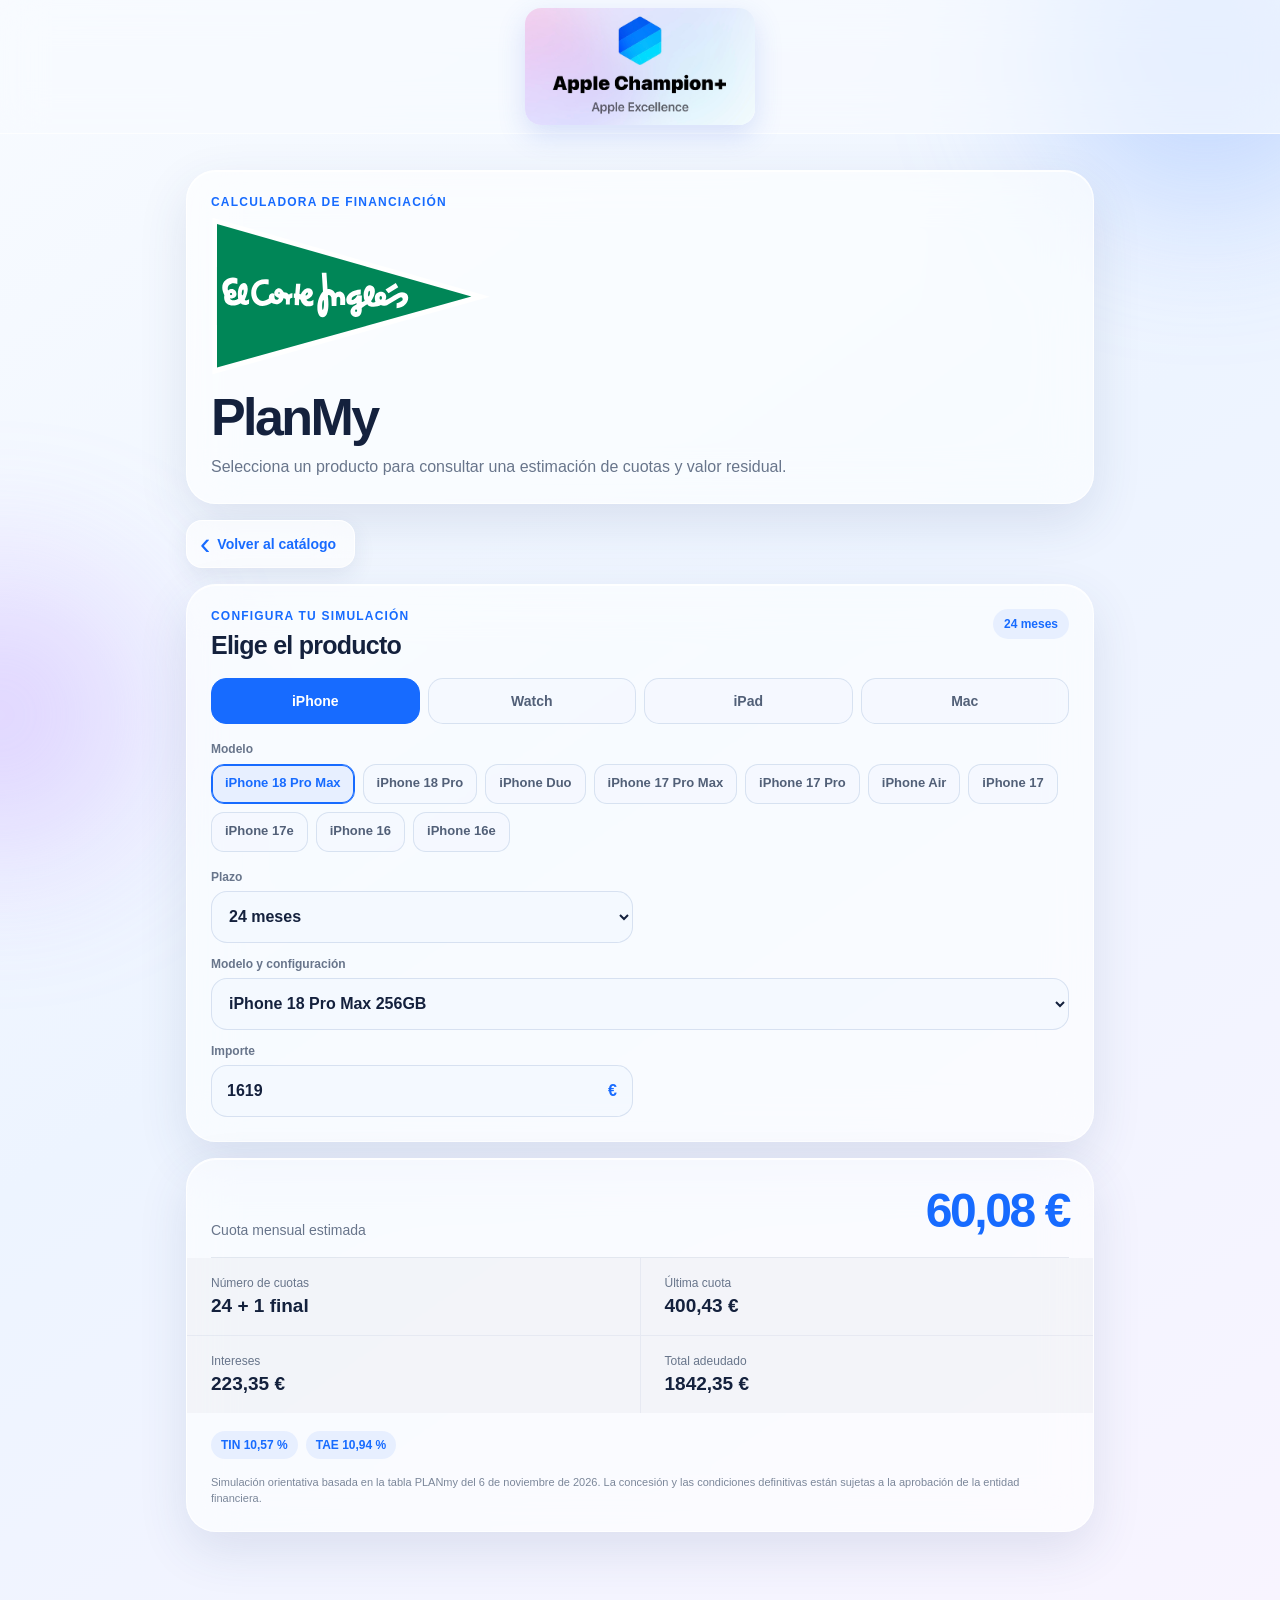
<file: planmy.html>
<!doctype html>
<html lang="es">
<head>
  <meta charset="utf-8">
  <meta name="viewport" content="width=device-width, initial-scale=1, viewport-fit=cover">
  <meta name="color-scheme" content="light dark">
  <meta name="theme-color" content="#eaf2ff" media="(prefers-color-scheme: light)">
  <meta name="theme-color" content="#0b1020" media="(prefers-color-scheme: dark)">
  <meta name="apple-mobile-web-app-capable" content="yes">
  <meta name="apple-mobile-web-app-status-bar-style" content="default">
  <link rel="stylesheet" href="styles.css?v=47">
  <link rel="stylesheet" href="planmy.css?v=47">
  <title>PlanMy · Champion+</title>
</head>
<body>
  <div class="ambient ambient-one"></div>
  <div class="ambient ambient-two"></div>
  <header class="topbar planmy-topbar">
    <div class="brand">
      <img class="brand-logo" src="images/apple-champion-plus.jpg" alt="Apple Champion+ · Apple Excellence">
      <div class="brand-copy"><strong>Apple Champion+</strong><span>PlanMy</span></div>
    </div>
  </header>
  <main class="planmy-main">
    <section class="planmy-intro glass">
      <p class="eyebrow">Calculadora de financiación</p>
      <img class="hero-eci-logo" src="images/el-corte-ingles-logo.svg" alt="El Corte Inglés">
      <h1>PlanMy</h1>
      <p>Selecciona un producto para consultar una estimación de cuotas y valor residual.</p>
    </section>
    <a class="back-button" href="index.html"><span aria-hidden="true">‹</span><strong>Volver al catálogo</strong></a>
    <section class="calculator glass" aria-labelledby="calculatorTitle">
      <div class="calculator-heading">
        <div><p class="eyebrow">Configura tu simulación</p><h2 id="calculatorTitle">Elige el producto</h2></div>
        <span id="planBadge" class="plan-badge">24 meses</span>
      </div>
      <div class="category-selector" id="categorySelector" aria-label="Familia de producto"></div>
      <div class="filter-stack" aria-label="Filtros de producto">
        <div class="filter-group" id="modelFilterGroup">
          <span class="filter-label">Modelo</span>
          <div class="filter-options" id="modelFilter"></div>
        </div>
        <div class="filter-group" id="connectivityFilterGroup" hidden>
          <span class="filter-label" id="connectivityLabel">Conectividad</span>
          <div class="filter-options" id="connectivityFilter"></div>
        </div>
      </div>
      <div class="calculator-fields">
        <label><span>Plazo</span><select id="termSelect"></select></label>
        <label class="product-field"><span>Modelo y configuración</span><select id="productSelect"></select></label>
        <label><span>Importe</span><span class="price-input"><input id="priceInput" type="number" min="1" step="1" inputmode="decimal"><b>€</b></span></label>
      </div>
    </section>
    <section id="results" class="results glass" aria-live="polite">
      <div class="result-hero"><span>Cuota mensual estimada</span><strong id="monthlyPayment">—</strong></div>
      <div class="result-grid">
        <div><span>Número de cuotas</span><strong id="paymentCount">—</strong></div>
        <div><span>Última cuota</span><strong id="residualPayment">—</strong></div>
        <div><span>Intereses</span><strong id="interestAmount">—</strong></div>
        <div><span>Total adeudado</span><strong id="totalAmount">—</strong></div>
      </div>
      <div class="rate-summary"><span id="tinValue">TIN —</span><span id="taeValue">TAE —</span></div>
      <p class="calculator-note">Simulación orientativa basada en la tabla PLANmy del 6 de noviembre de 2026. La concesión y las condiciones definitivas están sujetas a la aprobación de la entidad financiera.</p>
    </section>
  
  </main>
  <script src="planmy.js?v=47" defer></script>
</body>
</html>
</file>
<file: styles.css>
:root {
    font-family: -apple-system,BlinkMacSystemFont,"SF Pro Display","Segoe UI",sans-serif;
    color: #14213d;
    background: #f5f8ff;
    font-synthesis: none
}

* {
    box-sizing: border-box
}

body {
    margin: 0;
    min-height: 100vh;
    background: linear-gradient(145deg,#f8fbff 0%,#edf4ff 48%,#f8f4ff 100%);
    padding-bottom: calc(32px + env(safe-area-inset-bottom));
    overflow-x: hidden
}

.ambient {
    position: fixed;
    border-radius: 999px;
    filter: blur(80px);
    opacity: .38;
    pointer-events: none
}

.ambient-one {
    width: 330px;
    height: 330px;
    background: #78a7ff;
    top: -120px;
    right: -90px
}

.ambient-two {
    width: 280px;
    height: 280px;
    background: #c19aff;
    bottom: 5%;
    left: -140px
}

.glass {
    background: rgba(255,255,255,.62);
    border: 1px solid rgba(255,255,255,.82);
    box-shadow: 0 18px 50px rgba(53,78,125,.12),inset 0 1px 0 rgba(255,255,255,.86);
    backdrop-filter: blur(24px) saturate(145%);
    -webkit-backdrop-filter: blur(24px) saturate(145%)
}

.topbar {
    min-height: 132px;
    padding: calc(8px + env(safe-area-inset-top)) max(18px,env(safe-area-inset-left)) 8px;
    display: flex;
    align-items: center;
    justify-content: center;
    position: sticky;
    top: 0;
    z-index: 5;
    background: rgba(247,250,255,.66);
    backdrop-filter: blur(22px);
    -webkit-backdrop-filter: blur(22px);
    border-bottom: 1px solid rgba(255,255,255,.72)
}

.brand {
    display: flex;
    align-items: center;
    justify-content: center;
    min-width: 0
}

.brand-logo {
    display: block;
    width: 230px;
    height: auto;
    object-fit: contain;
    border-radius: 16px;
    box-shadow: 0 10px 28px rgba(61,100,220,.18)
}

.brand-copy {
    display: none
}

.install {
    position: absolute;
    right: max(18px,env(safe-area-inset-right));
    border: 0;
    border-radius: 99px;
    background: #176bff;
    color: white;
    padding: 9px 16px;
    font-weight: 700
}

main {
    width: min(940px,100%);
    margin: auto;
    padding: 20px 16px
}

.hero {
    border-radius: 32px;
    padding: 26px 22px 22px;
    overflow: hidden
}

.eyebrow {
    margin: 0 0 8px;
    color: #176bff;
    text-transform: uppercase;
    letter-spacing: .1em;
    font-size: 12px;
    font-weight: 800
}

.hero-eci-logo {
    display: block;
    width: clamp(190px,34vw,280px);
    height: auto;
    margin: 4px 0 12px
}

.hero>p:not(.eyebrow) {
    color: #58657d;
    line-height: 1.45;
    margin: 12px 0 20px
}

.search {
    min-height: 56px;
    display: flex;
    align-items: center;
    gap: 10px;
    border-radius: 19px;
    padding: 6px 8px 6px 15px;
    background: rgba(244,248,255,.9);
    border: 1px solid rgba(112,140,190,.22);
    box-shadow: inset 0 1px 2px rgba(35,60,100,.04)
}

.search>span {
    font-size: 28px;
    color: #65748c
}

.search input {
    min-width: 0;
    flex: 1;
    border: 0;
    outline: 0;
    background: transparent;
    font: inherit;
    font-size: 17px;
    color: #14213d
}

.clear {
    border: 0;
    background: #dbe4f3;
    color: #506079;
    width: 28px;
    height: 28px;
    border-radius: 50%;
    font-size: 20px
}

.scan-button {
    min-height: 42px;
    border: 0;
    border-radius: 14px;
    padding: 0 13px;
    background: #176bff;
    color: #fff;
    font: 750 14px/1 -apple-system,BlinkMacSystemFont,"SF Pro Display",sans-serif;
    display: flex;
    align-items: center;
    gap: 7px
}

.scan-button svg {
    width: 23px;
    height: 23px;
    fill: currentColor;
    flex: none
}

.scan-button>span {
    font-size: 13px
}

.summary {
    display: flex;
    align-items: baseline;
    gap: 7px;
    margin-top: 16px
}

.summary strong {
    font-size: 22px
}

.summary span {
    color: #68758b;
    font-size: 14px
}

.filters {
    display: flex;
    gap: 10px;
    overflow-x: auto;
    padding: 20px 2px 14px;
    scrollbar-width: none
}

.filters::-webkit-scrollbar {
    display: none
}

.filter {
    min-height: 48px;
    white-space: nowrap;
    border: 1px solid rgba(255,255,255,.9);
    background: rgba(255,255,255,.58);
    color: #526078;
    padding: 12px 19px;
    border-radius: 99px;
    font-size: 15.5px;
    font-weight: 700;
    box-shadow: 0 6px 18px rgba(41,72,125,.07);
    backdrop-filter: blur(16px)
}

.filter.active {
    background: #176bff;
    color: white;
    border-color: #176bff
}

.iphone-picker {
    border-radius: 28px;
    padding: 22px;
    margin-bottom: 14px
}

.picker-heading {
    display: flex;
    align-items: center;
    justify-content: space-between;
    gap: 16px;
    margin-bottom: 16px
}

.picker-heading h2 {
    margin: 0;
    font-size: 26px;
    letter-spacing: -.03em
}

.picker-heading .eyebrow {
    margin-bottom: 4px
}

.picker-back {
    border: 0;
    border-radius: 99px;
    padding: 9px 13px;
    background: #e4edfc;
    color: #176bff;
    font-weight: 750;
    white-space: nowrap
}

.model-grid {
    display: grid;
    grid-template-columns: repeat(auto-fit,minmax(135px,1fr));
    gap: 10px
}

.model-button {
    min-height: 116px;
    border: 1px solid rgba(255,255,255,.92);
    border-radius: 21px;
    padding: 15px;
    text-align: left;
    color: inherit;
    background: rgba(255,255,255,.68);
    box-shadow: 0 8px 22px rgba(45,70,115,.08)
}

.model-button span,.model-button strong,.model-button small {
    display: block
}

.model-button span {
    font-size: 12px;
    color: #78859a
}

.model-button strong {
    font-size: 18px;
    margin: 3px 0 14px
}

.model-button small {
    color: #176bff;
    font-weight: 750
}

.model-button.active {
    background: #176bff;
    color: #fff;
    border-color: #176bff
}

.model-button.active span,.model-button.active small {
    color: #fff
}

.catalog {
    display: grid;
    grid-template-columns: repeat(auto-fit,minmax(min(100%,280px),1fr));
    gap: 12px
}

.card {
    border: 1px solid rgba(255,255,255,.9);
    background: rgba(255,255,255,.65);
    border-radius: 24px;
    padding: 17px;
    display: grid;
    grid-template-columns: 72px minmax(0,1fr);
    gap: 10px 13px;
    align-items: center;
    box-shadow: 0 12px 30px rgba(45,70,115,.09);
    backdrop-filter: blur(20px);
    -webkit-backdrop-filter: blur(20px);
    text-align: left;
    color: inherit;
    overflow: hidden
}

.card>span:nth-child(2) {
    min-width: 0
}

.product-icon {
    width: 72px;
    height: 72px;
    border-radius: 17px;
    display: grid;
    place-items: center;
    background: #fff;
    overflow: hidden
}

.product-icon img {
    width: 100%;
    height: 100%;
    object-fit: contain;
    padding: 4px
}

.card h2 {
    font-size: 16px;
    margin: 0 0 4px;
    line-height: 1.2;
    overflow-wrap: anywhere
}

.family {
    font-size: 12px;
    color: #79849a
}

.reference {
    display: block;
    color: #176bff;
    font: 700 12px ui-monospace,SFMono-Regular,Menlo,monospace;
    margin-top: 6px
}

.card-price {
    grid-column: 2;
    min-width: 0;
    font-size: 15px;
    font-weight: 800;
    text-align: left;
    display: flex;
    align-items: baseline;
    justify-content: space-between;
    gap: 8px;
    white-space: nowrap
}

.status {
    font-size: 10px;
    color: #78859a;
    margin-top: 0;
    font-weight: 700
}

.empty {
    text-align: center;
    border-radius: 26px;
    padding: 42px 20px
}

.empty div {
    font-size: 44px;
    color: #6c7b95
}

.empty h2 {
    margin: 8px
}

.empty p {
    color: #6d7890
}

.hidden {
    display: none!important
}
.filters {
  display: flex;
  flex-wrap: wrap; 
  gap: 8px;        
  margin-bottom: 12px;
  padding: 4px 0;
}
dialog {
    border: 0;
    background: transparent;
    padding: 0;
    width: min(560px,calc(100% - 24px));
    max-height: calc(100% - 32px)
}

dialog::backdrop {
    background: rgba(20,28,45,.36);
    backdrop-filter: blur(8px)
}

.detail {
    position: relative;
    border-radius: 30px;
    padding: 28px 22px;
    max-height: calc(100vh - 32px);
    overflow: auto
}

.dialog-close {
    position: absolute;
    top: 16px;
    right: 16px;
    border: 0;
    width: 34px;
    height: 34px;
    border-radius: 50%;
    font-size: 22px;
    color: #536078;
    background: rgba(220,228,241,.8);
    z-index: 1
}

.detail-image-frame {
    width: 100%;
    aspect-ratio: 1200/630;
    border-radius: 24px;
    display: grid;
    place-items: center;
    background: #fff;
    margin-bottom: 20px;
    overflow: hidden
}

.detail-image {
    width: 100%;
    height: 100%;
    object-fit: contain
}

.detail h2 {
    font-size: 30px;
    line-height: 1.05;
    letter-spacing: -.03em;
    margin: 0 42px 22px 0
}

.reference-block,.price-block {
    display: flex;
    align-items: center;
    justify-content: space-between;
    padding: 15px 0;
    border-top: 1px solid rgba(88,110,145,.14)
}

.reference-block span,.price-block span,dt {
    color: #6c7890
}

.reference-block strong {
    font-family: ui-monospace,SFMono-Regular,Menlo,monospace;
    color: #176bff
}

.price-block strong {
    font-size: 23px
}

.barcode-block {
    margin: 14px 0 8px;
    padding: 14px 16px 12px;
    border-radius: 18px;
    background: #fff;
    color: #111;
    text-align: center;
    border: 1px solid #d9d9d9
}

.barcode-label {
    display: block;
    margin-bottom: 8px;
    color: #4f5663;
    font-size: 12px;
    font-weight: 750;
    text-transform: uppercase;
    letter-spacing: .08em
}

.barcode-graphic {
    width: 100%;
    max-width: 430px;
    margin: auto
}

.barcode-graphic svg {
    display: block;
    width: 100%;
    height: auto
}

.barcode-number {
    display: block;
    margin-top: 3px;
    font: 700 17px/1.2 ui-monospace,SFMono-Regular,Menlo,monospace;
    letter-spacing: .12em
}

.barcode-unavailable {
    margin: 14px 0 8px;
    padding: 13px 15px;
    border-radius: 14px;
    background: rgba(105,119,145,.1);
    color: #6c7890;
    text-align: center;
    font-size: 13px
}

dl {
    margin: 4px 0 0
}

dl div {
    display: grid;
    grid-template-columns: 42% 1fr;
    gap: 14px;
    padding: 13px 0;
    border-top: 1px solid rgba(88,110,145,.14)
}

dt,dd {
    margin: 0;
    font-size: 14px
}

dd {
    text-align: right;
    font-weight: 650;
    overflow-wrap: anywhere
}

dialog {
    border: 0;
    background: transparent;
    padding: 0;
    width: min(560px,calc(100% - 24px));
    max-height: calc(100% - 32px)
}

dialog::backdrop {
    background: rgba(20,28,45,.36);
    backdrop-filter: blur(8px)
}

.detail {
    position: relative;
    border-radius: 30px;
    padding: 28px 22px;
    max-height: calc(100vh - 32px);
    overflow: auto
}

.dialog-close {
    position: absolute;
    top: 16px;
    right: 16px;
    border: 0;
    width: 34px;
    height: 34px;
    border-radius: 50%;
    font-size: 22px;
    color: #536078;
    background: rgba(220,228,241,.8);
    z-index: 1
}

.scanner-panel {
    position: relative;
    border-radius: 30px;
    padding: 26px 20px 22px
}

.scanner-panel h2 {
    margin: 0 42px 5px 0;
    font-size: 25px
}

.scanner-status,.scanner-help {
    color: #68758b
}

.scanner-status {
    margin: 7px 0 15px
}

.scanner-help {
    font-size: 12px;
    line-height: 1.4;
    margin: 12px 4px 0
}

.camera-frame {
    position: relative;
    aspect-ratio: 4/3;
    border-radius: 22px;
    overflow: hidden;
    background: #07090d
}

.camera-frame video {
    width: 100%;
    height: 100%;
    object-fit: cover
}

.scan-guide {
    position: absolute;
    left: 7%;
    right: 7%;
    top: 38%;
    height: 24%;
    border: 3px solid #fff;
    border-radius: 14px;
    box-shadow: 0 0 0 999px rgba(0,0,0,.23)
}

.scan-guide::after {
    content: "";
    position: absolute;
    left: 7%;
    right: 7%;
    top: 50%;
    height: 2px;
    background: #ff375f;
    box-shadow: 0 0 10px #ff375f
}

.detail-image-frame {
    width: 100%;
    aspect-ratio: 1200/630;
    border-radius: 24px;
    display: grid;
    place-items: center;
    background: #fff;
    margin-bottom: 20px;
    overflow: hidden
}

.detail-image {
    width: 100%;
    height: 100%;
    object-fit: contain
}

.detail h2 {
    font-size: 30px;
    line-height: 1.05;
    letter-spacing: -.03em;
    margin: 0 42px 22px 0
}

.reference-block,.price-block {
    display: flex;
    align-items: center;
    justify-content: space-between;
    padding: 15px 0;
    border-top: 1px solid rgba(88,110,145,.14)
}

.reference-block span,.price-block span,dt {
    color: #6c7890
}

.reference-block strong {
    font-family: ui-monospace,SFMono-Regular,Menlo,monospace;
    color: #176bff
}

.price-block strong {
    font-size: 23px
}

.barcode-block {
    margin: 14px 0 8px;
    padding: 14px 16px 12px;
    border-radius: 18px;
    background: #fff;
    color: #111;
    text-align: center;
    border: 1px solid #d9d9d9
}

.barcode-label {
    display: block;
    margin-bottom: 8px;
    color: #4f5663;
    font-size: 12px;
    font-weight: 750;
    text-transform: uppercase;
    letter-spacing: .08em
}

.barcode-graphic {
    width: 100%;
    max-width: 430px;
    margin: auto
}

.barcode-graphic svg {
    display: block;
    width: 100%;
    height: auto
}

.barcode-number {
    display: block;
    margin-top: 3px;
    font: 700 17px/1.2 ui-monospace,SFMono-Regular,Menlo,monospace;
    letter-spacing: .12em
}

.barcode-unavailable {
    margin: 14px 0 8px;
    padding: 13px 15px;
    border-radius: 14px;
    background: rgba(105,119,145,.1);
    color: #6c7890;
    text-align: center;
    font-size: 13px
}

dl {
    margin: 4px 0 0
}

dl div {
    display: grid;
    grid-template-columns: 42% 1fr;
    gap: 14px;
    padding: 13px 0;
    border-top: 1px solid rgba(88,110,145,.14)
}

dt,dd {
    margin: 0;
    font-size: 14px
}

dd {
    text-align: right;
    font-weight: 650;
    overflow-wrap: anywhere
}

@media(max-width: 520px) {
    .topbar {
        min-height:108px
    }

    .brand-logo {
        width: 180px;
        height: auto;
        border-radius: 14px
    }

    .install {
        right: 10px;
        padding: 8px 11px;
        font-size: 12px
    }

    .scan-button {
        width: 43px;
        padding: 0;
        justify-content: center
    }

    .scan-button>span {
        display: none
    }
}

@media(min-width: 700px) {
    main {
        padding-top:36px
    }

    .hero {
        padding: 38px
    }

    .topbar {
        padding-left: 28px;
        padding-right: 28px
    }

    .catalog {
        gap: 16px
    }

    .card {
        padding: 19px
    }
}

@media(prefers-color-scheme: dark) {
    :root {
        color-scheme:dark;
        color: #f2f5fb;
        background: #0b1020
    }

    body {
        background: linear-gradient(145deg,#0b1020,#111a2d 50%,#151128)
    }

    .ambient-one {
        background: #2256a8;
        opacity: .3
    }

    .ambient-two {
        background: #653f99;
        opacity: .28
    }

    .topbar {
        background: rgba(10,15,28,.78);
        border-color: rgba(255,255,255,.08)
    }

    .brand-copy span,.hero>p:not(.eyebrow),.summary span,.family,.status,dt,.reference-block span,.price-block span,.scanner-status,.scanner-help,.empty p,.model-button span {
        color: #aeb9ca
    }

    .glass,.card,.filter,.model-button {
        background: rgba(24,33,52,.76);
        border-color: rgba(255,255,255,.11);
        box-shadow: 0 18px 50px rgba(0,0,0,.25),inset 0 1px 0 rgba(255,255,255,.06)
    }

    .search {
        background: rgba(10,17,31,.8);
        border-color: rgba(255,255,255,.12)
    }

    .search input {
        color: #f4f7fc
    }

    .search input::placeholder {
        color: #8491a6
    }

    .clear,.picker-back,.dialog-close {
        background: #303b50;
        color: #e6ebf3
    }

    .filter {
        color: #c5cede
    }

    .filter.active,.model-button.active,.scan-button {
        background: #2a78ff;
        color: #fff;
        border-color: #2a78ff
    }

    .product-icon,.detail-image-frame {
        background: linear-gradient(145deg,rgba(43,116,255,.2),rgba(137,92,235,.18))
    }

    .reference-block,.price-block,dl div {
        border-color: rgba(255,255,255,.1)
    }

    .barcode-unavailable {
        background: rgba(255,255,255,.07);
        color: #aeb9ca
    }

    .scanner-panel {
        background: rgba(18,27,45,.94)
    }

    dialog::backdrop {
        background: rgba(0,0,0,.62)
    }
}
.capacity-filters{padding-top:0;padding-bottom:16px}
.capacity-filters .filter{min-height:38px;padding:8px 14px;font-size:13.5px}
</file>
<file: planmy.css>
/* Creador: Sergio Ávila - ECI 380 Huelva */
.planmy-topbar{position:relative}.back-button{display:flex;align-items:center;justify-content:center;gap:7px;width:max-content;min-height:48px;padding:0 18px 0 13px;border:1px solid rgba(255,255,255,.9);border-radius:16px;background:rgba(255,255,255,.68);color:#176bff;text-decoration:none;box-shadow:0 8px 22px rgba(45,70,115,.09);backdrop-filter:blur(18px);-webkit-backdrop-filter:blur(18px)}.back-button span{font-size:31px;line-height:1}.back-button strong{font-size:14px;white-space:nowrap}
.planmy-main{display:grid;gap:16px;padding-bottom:calc(36px + env(safe-area-inset-bottom))}.planmy-intro,.calculator,.results{border-radius:30px;padding:24px}.planmy-intro h1{margin:4px 0 8px;font-size:clamp(34px,8vw,52px);letter-spacing:-.05em}.planmy-intro>p:last-child{margin:0;color:#68758b;line-height:1.5}
.calculator-heading{display:flex;align-items:flex-start;justify-content:space-between;gap:14px;margin-bottom:18px}.calculator-heading h2{margin:0;font-size:25px;letter-spacing:-.03em}.plan-badge{flex:none;padding:8px 11px;border-radius:99px;background:#e7efff;color:#176bff;font-size:12px;font-weight:800}
.category-selector{display:grid;grid-template-columns:repeat(4,minmax(0,1fr));gap:8px;margin-bottom:18px}.category-button{min-height:46px;border:1px solid rgba(112,140,190,.22);border-radius:15px;background:rgba(244,248,255,.78);color:#526078;font:800 14px/1 -apple-system,BlinkMacSystemFont,"SF Pro Display",sans-serif}.category-button.active{background:#176bff;color:#fff;border-color:#176bff}
.filter-stack{display:grid;gap:14px;margin:0 0 18px}.filter-group{display:grid;gap:8px}.filter-group[hidden]{display:none}.filter-label{color:#68758b;font-size:12px;font-weight:750}.filter-options{display:flex;flex-wrap:wrap;gap:8px}.filter-button{min-height:40px;padding:0 13px;border:1px solid rgba(112,140,190,.22);border-radius:13px;background:rgba(244,248,255,.78);color:#526078;font:750 13px/1.15 -apple-system,BlinkMacSystemFont,"SF Pro Display",sans-serif}.filter-button.active{border-color:#176bff;background:#e7efff;color:#176bff;box-shadow:inset 0 0 0 1px #176bff}
.calculator-fields{display:grid;grid-template-columns:minmax(0,1fr) minmax(0,1fr);gap:14px}.calculator-fields label{display:grid;gap:7px}.calculator-fields label>span:first-child{color:#68758b;font-size:12px;font-weight:750}.product-field{grid-column:1/-1}.calculator-fields select,.price-input{width:100%;min-height:52px;border:1px solid rgba(112,140,190,.22);border-radius:16px;background:rgba(244,248,255,.86);color:#14213d;font:650 16px/1.2 -apple-system,BlinkMacSystemFont,"SF Pro Display",sans-serif;padding:0 13px;outline:none}.price-input{display:flex;align-items:center;padding-right:15px}.price-input input{width:100%;min-width:0;border:0;background:transparent;color:inherit;font:inherit;outline:none}.price-input b{color:#176bff}
.results{overflow:hidden}.result-hero{display:flex;align-items:flex-end;justify-content:space-between;gap:16px;padding-bottom:19px;border-bottom:1px solid rgba(88,110,145,.14)}.result-hero span{color:#68758b;font-size:14px}.result-hero strong{color:#176bff;font-size:clamp(32px,8vw,48px);letter-spacing:-.05em;white-space:nowrap}.result-grid{display:grid;grid-template-columns:repeat(2,minmax(0,1fr));gap:1px;background:rgba(88,110,145,.12);margin:0 -24px}.result-grid div{display:grid;gap:5px;padding:18px 24px;background:rgba(255,255,255,.5)}.result-grid span{color:#68758b;font-size:12px}.result-grid strong{font-size:19px}.rate-summary{display:flex;gap:8px;margin-top:18px}.rate-summary span{padding:7px 10px;border-radius:99px;background:#e7efff;color:#176bff;font-size:12px;font-weight:800}.calculator-note{margin:16px 0 0;color:#7b879a;font-size:11px;line-height:1.45}
@media(max-width:520px){.category-selector{grid-template-columns:repeat(2,minmax(0,1fr))}.calculator-fields{grid-template-columns:1fr}.product-field{grid-column:auto}.result-hero{display:grid}.result-grid{grid-template-columns:1fr 1fr}.result-grid div{padding:16px}.planmy-intro,.calculator,.results{padding:20px}.result-grid{margin-left:-20px;margin-right:-20px}.back-button{width:100%}}
@media(prefers-color-scheme:dark){.back-button,.category-button,.filter-button,.calculator-fields select,.price-input{background:rgba(24,33,52,.8);border-color:rgba(255,255,255,.12);color:#f4f7fc}.filter-button.active{border-color:#82adff;background:#233b69;color:#82adff;box-shadow:inset 0 0 0 1px #82adff}.planmy-intro>p:last-child,.filter-label,.calculator-fields label>span:first-child,.result-hero span,.result-grid span,.calculator-note{color:#aeb9ca}.plan-badge,.rate-summary span{background:#233b69;color:#82adff}.result-grid div{background:rgba(24,33,52,.72)}}
</file>
